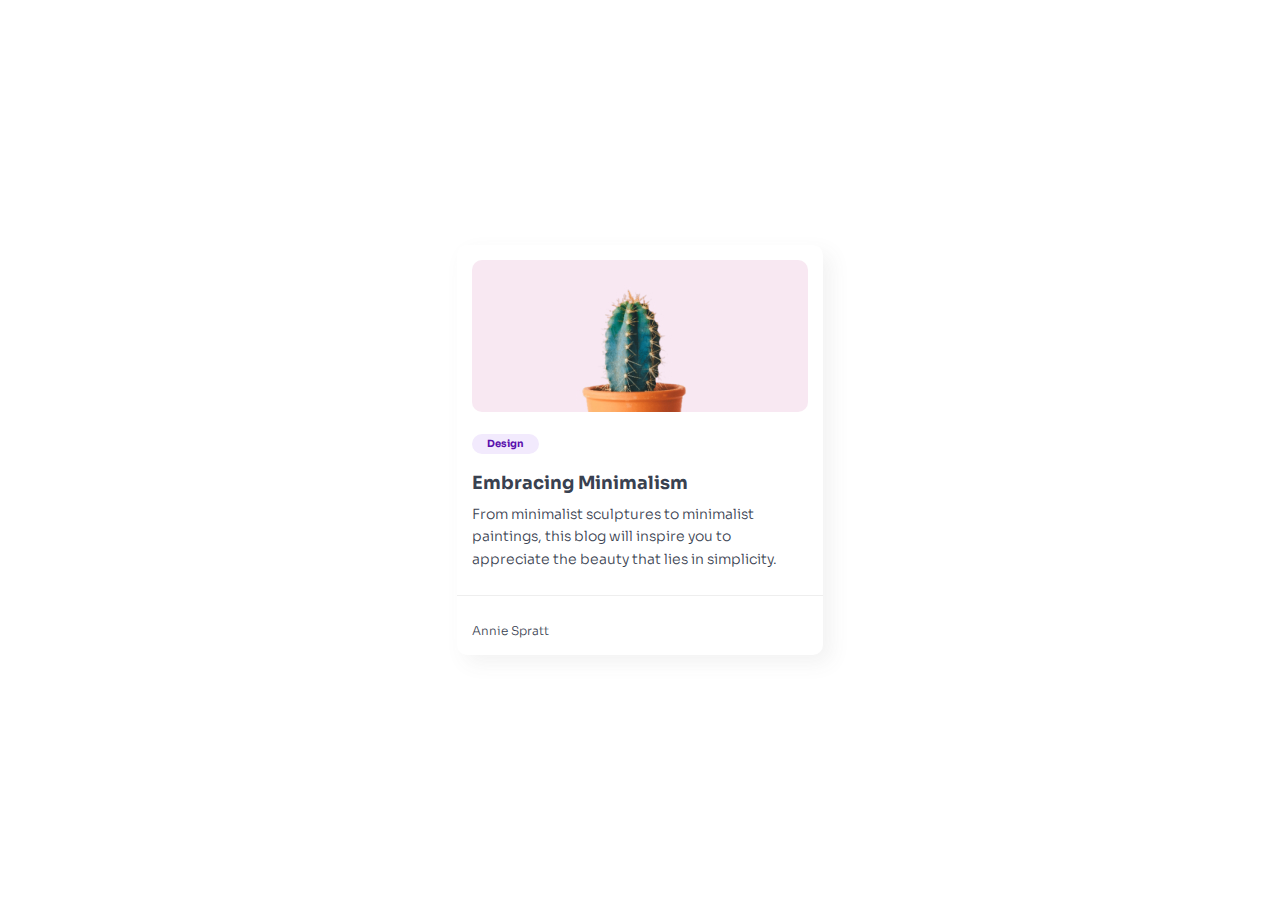
<file: index.html>
<!DOCTYPE html>
<html lang="en">
  <head>
    <meta charset="UTF-8" />
    <meta name="viewport" content="width=device-width, initial-scale=1.0" />
    <meta name="description" content="A minimalist blog card showcasing the beauty of simplicity in design." />
    <link rel="stylesheet" href="/style.css" />
    
    <!-- FONT -->
    <link rel="preconnect" href="https://fonts.googleapis.com" />
    <link rel="preconnect" href="https://fonts.gstatic.com" crossorigin />
    <link
      href="https://fonts.googleapis.com/css2?family=Inter:opsz,wght@14..32,100..900&family=Outfit:wght@100..900&family=Sora:wght@100..800&display=swap"
      rel="stylesheet"
    />
    
    <title>Minimal Blog Card</title>
  </head>
  <body>
    <article class="card">
      <div class="card-content">
        <img src="/img/Cactus.jpg" alt="cactus" />
        <div class="category">
          Design
        </div>
        <h2>Embracing Minimalism</h2>
        <p>
          From minimalist sculptures to minimalist paintings, this blog will
          inspire you to appreciate the beauty that lies in simplicity.
        </p>
      </div>
      <hr />
      <div class="card-footer">
        <p>Annie Spratt</p>
      </div>
    </article>
  </body>
</html>
</file>
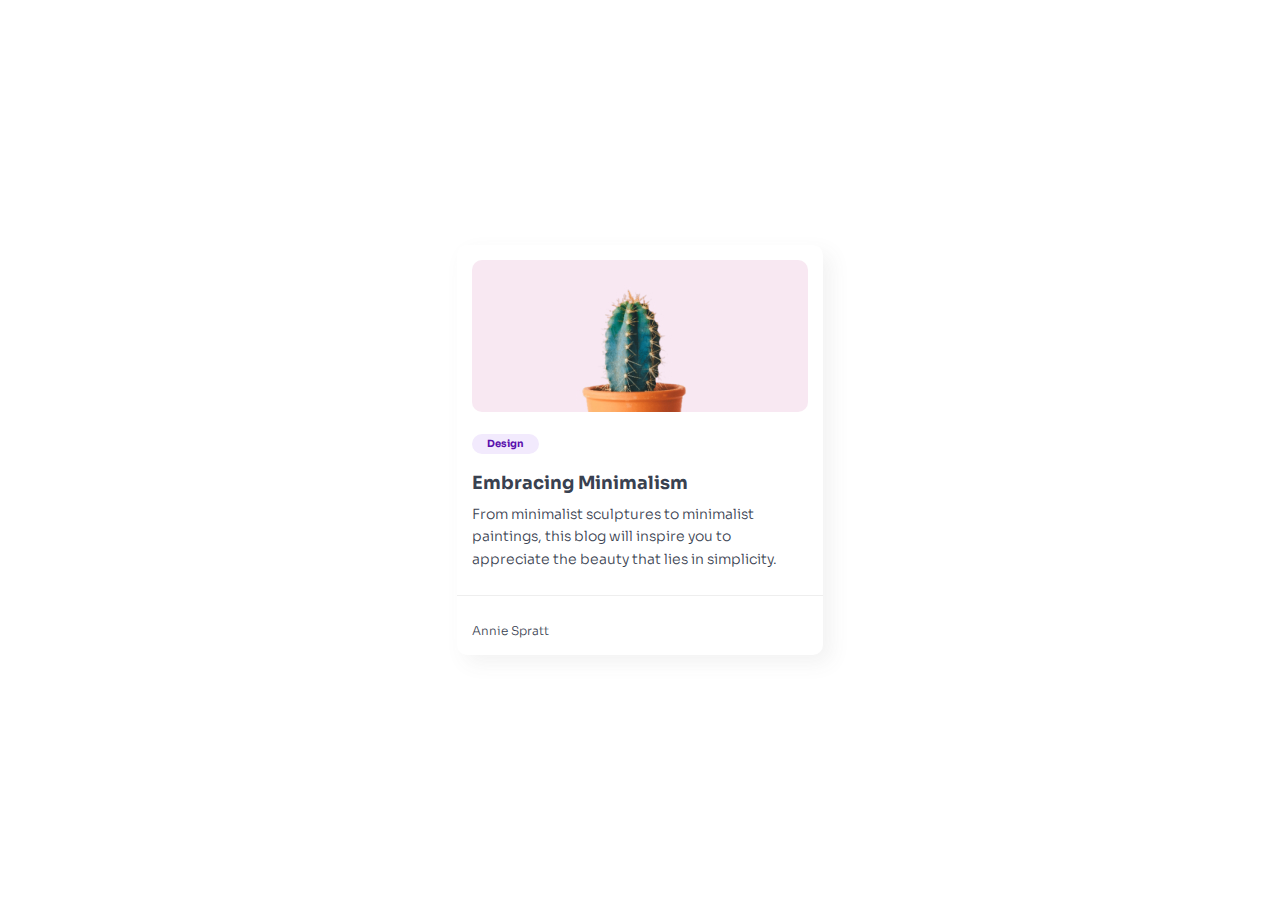
<file: src/index.html>
<!DOCTYPE html>
<html lang="en">
  <head>
    <meta charset="UTF-8" />
    <meta name="viewport" content="width=device-width, initial-scale=1.0" />
    <link rel="stylesheet" href="/public/style.css" />
    
    <!-- FONT -->
    <link rel="preconnect" href="https://fonts.googleapis.com" />
    <link rel="preconnect" href="https://fonts.gstatic.com" crossorigin />
    <link
      href="https://fonts.googleapis.com/css2?family=Inter:opsz,wght@14..32,100..900&family=Outfit:wght@100..900&family=Sora:wght@100..800&display=swap"
      rel="stylesheet"
    />
    
    <title>Minimal Blog Card</title>
  </head>
  <body>
    <div class="card">
      <div class="card-content">
        <img src="../public/img/Cactus.jpg" alt="" />
        <div class="category">
          Design
        </div>
        <h2>Embracing Minimalism</h2>
        <p>
          From minimalist sculptures to minimalist paintings, this blog will
          inspire you to appreciate the beauty that lies in simplicity.
        </p>
      </div>
      <hr />
      <div class="card-footer">
        <p>Annie Spratt</p>
      </div>
    </div>
  </body>
</html>
</file>
<file: style.css>
html, body {
    height: 100%;
    margin: 0;
    font-family: "Sora", serif;
    line-height: 1.6;
}

body {
    display: flex;
    flex-direction: column;
    justify-content: center;
    align-items: center;
}

.card{
    display: flex;
    flex-direction: column;
    width: min-content;
    margin: 10px;
    border: none;
    border-radius: 10px;
    box-shadow: 8px 8px 20px 0px rgba(85, 85, 85, 0.08);
}

hr {
    margin: 10px 0;
    border: 0;
    border-top: 1px solid #eee;
}

img {
    border-radius: 10px;
}

.card-content, .card-footer {
    margin: 15px;
}

.card-footer p{
    font-size: 12px;
}

p {
    margin: 0;
    font-size: 14px;
    font-weight: 300;
    color: #394150;
}

h2 {
    margin-bottom: 5px;
    margin-top: 10px;
    font-size: 18px;
    color: #394150;
}

.category {
    background-color: #F2EAFD;
    width: fit-content;
    border-radius: 20px;
    color: #5a11ad;
    margin: 15px 0;
    font-size: 10px;
    font-weight: bold;
    padding: 2px 15px;
}
</file>
<file: public/style.css>
html, body {
    height: 100%;
    margin: 0;
    font-family: "Sora", serif;
    line-height: 1.6;
}

body {
    display: flex;
    flex-direction: column;
    justify-content: center;
    align-items: center;
}

.card{
    display: flex;
    flex-direction: column;
    width: min-content;
    margin: 10px;
    border: none;
    border-radius: 10px;
    box-shadow: 8px 8px 20px 0px rgba(85, 85, 85, 0.08);
}

hr {
    margin: 10px 0;
    border: 0;
    border-top: 1px solid #eee;
}

img {
    border-radius: 10px;
}

.card-content, .card-footer {
    margin: 15px;
}

.card-footer p{
    font-size: 12px;
}

p {
    margin: 0;
    font-size: 14px;
    font-weight: 300;
    color: #394150;
}

h2 {
    margin-bottom: 5px;
    margin-top: 10px;
    font-size: 18px;
    color: #394150;
}

.category {
    background-color: #F2EAFD;
    width: fit-content;
    border-radius: 20px;
    color: #5a11ad;
    margin: 15px 0;
    font-size: 10px;
    font-weight: bold;
    padding: 2px 15px;
}
</file>
